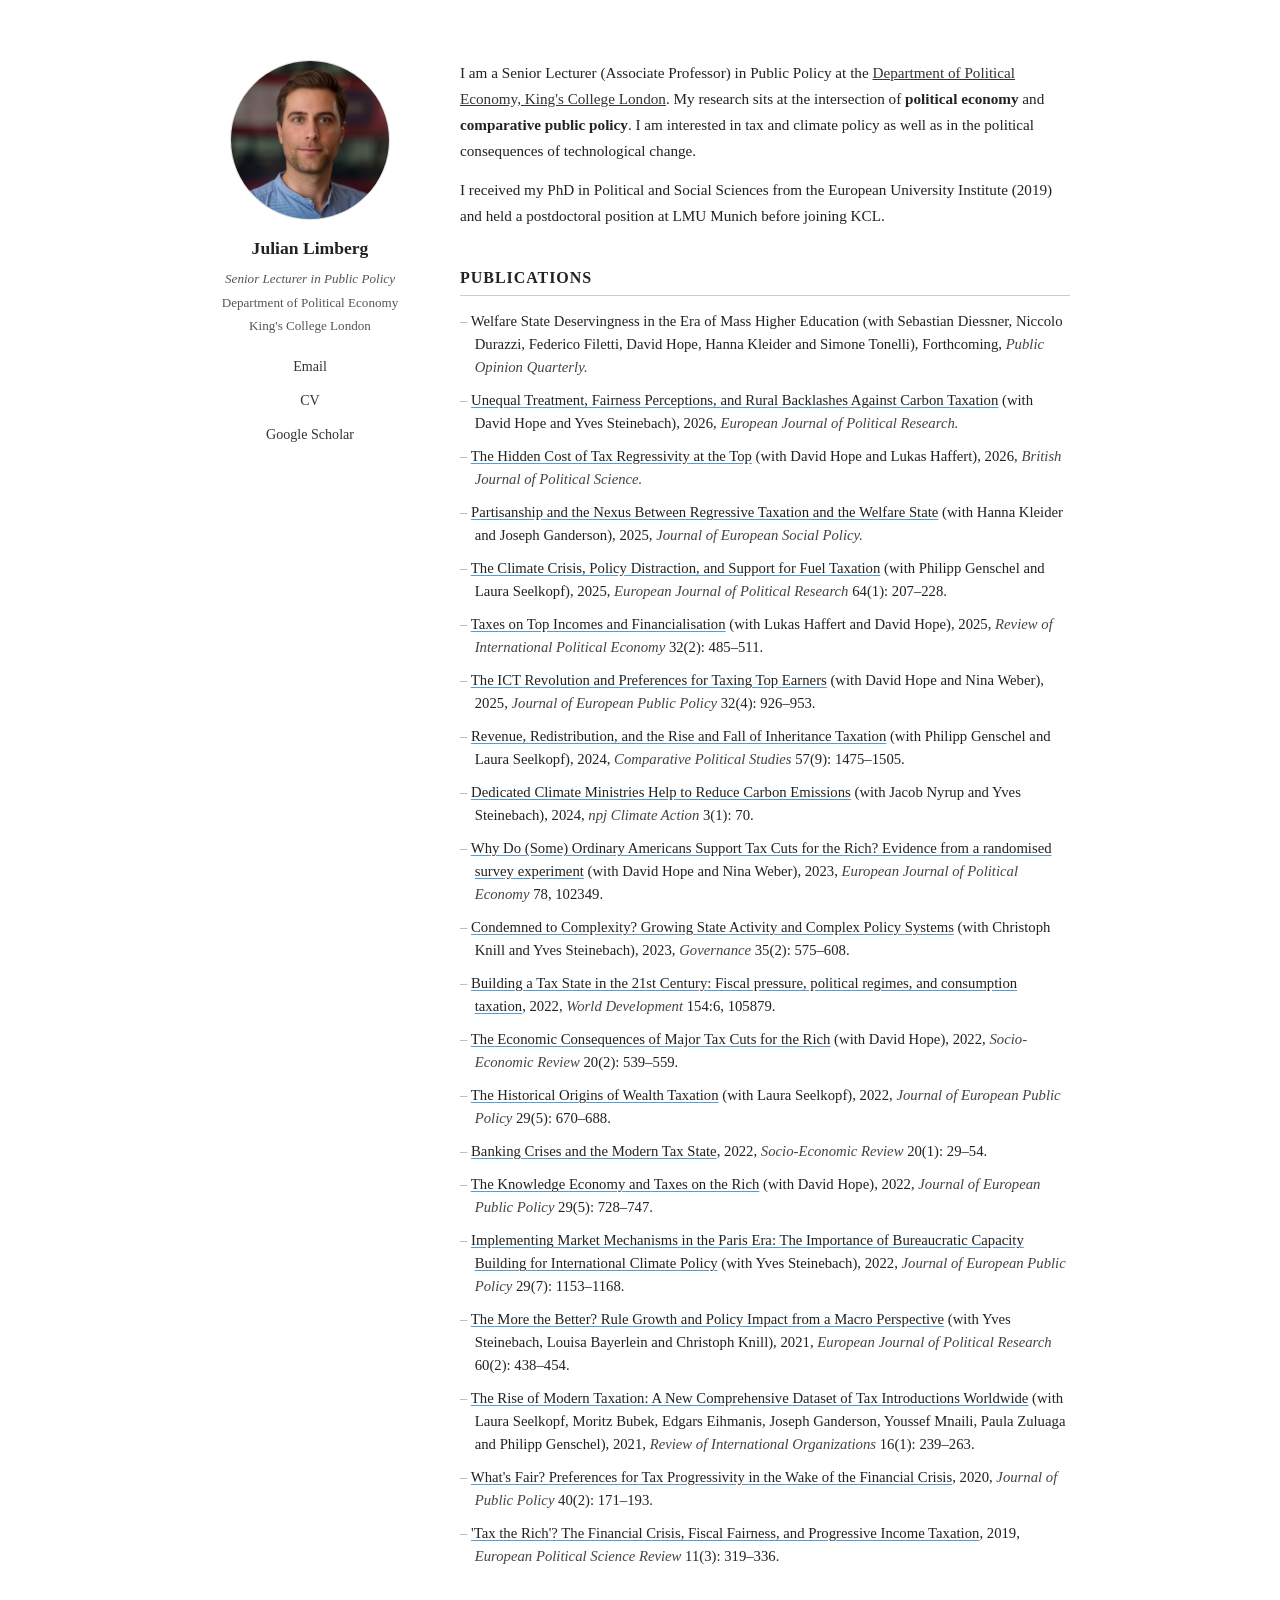
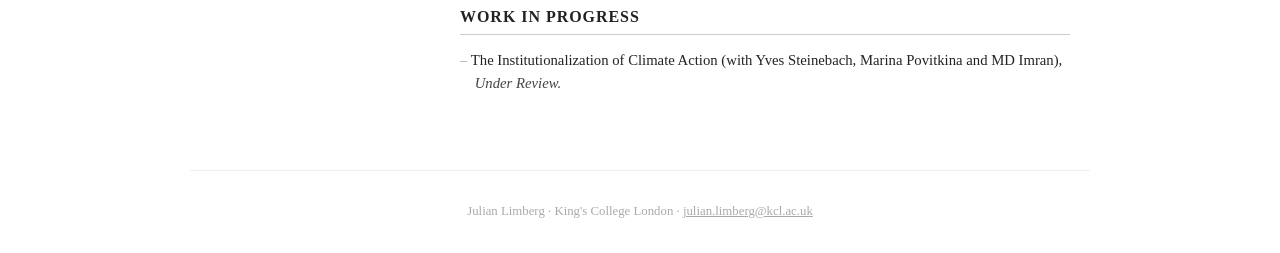
<file: index.html>
<!DOCTYPE html>
<html lang="en">
<head>
  <meta charset="UTF-8" />
  <meta name="viewport" content="width=device-width, initial-scale=1.0" />
  <meta name="google-site-verification" content="sO87vjkY9GkeBwfMhJI6XepPS-3m51NPbGXF6xJTbys" />
  <title>Julian Limberg</title>
  <meta name="description" content="Julian Limberg is a Senior Lecturer (Associate Professor) in Public Policy at the Department of Political Economy, King's College London. His research sits at the intersection of political economy and comparative public policy, focusing on tax and climate policy and the political consequences of technological change." />
  <meta name="author" content="Julian Limberg" />
  <meta name="keywords" content="Julian Limberg, King's College London, KCL, political economy, public policy, tax policy, climate policy, comparative politics" />
  <link rel="canonical" href="https://julian-limberg.github.io/" />

  <!-- Open Graph / Facebook / LinkedIn -->
  <meta property="og:type" content="profile" />
  <meta property="og:title" content="Julian Limberg" />
  <meta property="og:description" content="Senior Lecturer in Public Policy at the Department of Political Economy, King's College London. Research on political economy, tax policy, and climate policy." />
  <meta property="og:url" content="https://julian-limberg.github.io/" />
  <meta property="og:image" content="https://julian-limberg.github.io/Julian%20Limberg0628.JPG" />
  <meta property="profile:first_name" content="Julian" />
  <meta property="profile:last_name" content="Limberg" />

  <!-- Twitter Card -->
  <meta name="twitter:card" content="summary" />
  <meta name="twitter:title" content="Julian Limberg" />
  <meta name="twitter:description" content="Senior Lecturer in Public Policy at the Department of Political Economy, King's College London. Research on political economy, tax policy, and climate policy." />
  <meta name="twitter:image" content="https://julian-limberg.github.io/Julian%20Limberg0628.JPG" />

  <link rel="stylesheet" href="style.css" />
</head>
<body>

  <div class="page">

    <!-- ===== LEFT COLUMN ===== -->
    <aside class="sidebar">
      <img
        src="Julian Limberg0628.JPG"
        alt="Julian Limberg"
        class="photo"
      />
      <h1>Julian Limberg</h1>
      <p class="position">Senior Lecturer in Public Policy</p>
      <p class="institution">Department of Political Economy<br>King's College London</p>

      <nav>
        <a href="mailto:julian.limberg@kcl.ac.uk">Email</a>
        <a href="Limberg_CV_2026_05.pdf">CV</a>
        <a href="https://scholar.google.com/citations?user=rmLYTsMAAAAJ&hl=de" target="_blank">Google Scholar</a>
      </nav>
    </aside>

    <!-- ===== MAIN CONTENT ===== -->
    <main>

      <section id="about">
        <p>
          I am a Senior Lecturer (Associate Professor) in Public Policy at the
          <a href="https://www.kcl.ac.uk/political-economy" target="_blank">Department of Political Economy,
          King's College London</a>. My research sits at the intersection of
          <strong>political economy</strong> and <strong>comparative public policy</strong>. I am interested in tax and climate policy as well as in the political consequences of technological change.
        </p>
        <p>
          I received my PhD in Political and Social Sciences from the
          European University Institute (2019) and held a postdoctoral position at LMU Munich
          before joining KCL.
        </p>
      </section>

      <section id="publications">
        <h2>Publications</h2>

        <ul>
          <li>
            Welfare State Deservingness in the Era of Mass Higher Education
            (with Sebastian Diessner, Niccolo Durazzi, Federico Filetti, David Hope, Hanna Kleider and Simone Tonelli), Forthcoming, <em>Public Opinion Quarterly.</em>
          </li>
          <li>
            <a href="https://doi.org/10.1017/S1475676526101054" target="_blank">Unequal Treatment, Fairness Perceptions, and Rural Backlashes Against Carbon Taxation</a>
            (with David Hope and Yves Steinebach), 2026, <em>European Journal of Political Research.</em>
          </li>
          <li>
            <a href="https://doi.org/10.1017/S0007123425101269" target="_blank">The Hidden Cost of Tax Regressivity at the Top</a> (with David Hope and Lukas Haffert), 2026, <em>British Journal of Political Science.</em>
          </li>
          <li>
            <a href="https://doi.org/10.1177/09589287251396387" target="_blank">Partisanship and the Nexus Between Regressive Taxation and the Welfare State</a>
            (with Hanna Kleider and Joseph Ganderson), 2025, <em>Journal of European Social Policy.</em>
          </li>
          <li>
            <a href="https://doi.org/10.1111/1475-6765.12687" target="_blank">The Climate Crisis, Policy Distraction, and Support for Fuel Taxation</a>
            (with Philipp Genschel and Laura Seelkopf), 2025, <em>European Journal of Political Research</em> 64(1): 207–228.
          </li>
          <li>
            <a href="https://doi.org/10.1080/09692290.2024.2442698" target="_blank">Taxes on Top Incomes and Financialisation</a>
            (with Lukas Haffert and David Hope), 2025, <em>Review of International Political Economy</em> 32(2): 485–511.
          </li>
          <li>
            <a href="https://doi.org/10.1080/13501763.2024.2327536" target="_blank">The ICT Revolution and Preferences for Taxing Top Earners</a>
            (with David Hope and Nina Weber), 2025, <em>Journal of European Public Policy</em> 32(4): 926–953.
          </li>
          <li>
            <a href="https://doi.org/10.1177/00104140231194065" target="_blank">Revenue, Redistribution, and the Rise and Fall of Inheritance Taxation</a>
            (with Philipp Genschel and Laura Seelkopf), 2024, <em>Comparative Political Studies</em> 57(9): 1475–1505.
          </li>
          <li>
            <a href="https://doi.org/10.1038/s44168-024-00147-9" target="_blank">Dedicated Climate Ministries Help to Reduce Carbon Emissions</a>
            (with Jacob Nyrup and Yves Steinebach), 2024, <em>npj Climate Action</em> 3(1): 70.
          </li>
          <li>
            <a href="https://doi.org/10.1016/j.ejpoleco.2022.102349" target="_blank">Why Do (Some) Ordinary Americans Support Tax Cuts for the Rich? Evidence from a randomised survey experiment</a>
            (with David Hope and Nina Weber), 2023, <em>European Journal of Political Economy</em> 78, 102349.
          </li>
          <li>
            <a href="https://doi.org/10.1111/gove.12684" target="_blank">Condemned to Complexity? Growing State Activity and Complex Policy Systems</a>
            (with Christoph Knill and Yves Steinebach), 2023, <em>Governance</em> 35(2): 575–608.
          </li>
          <li>
            <a href="https://doi.org/10.1016/j.worlddev.2022.105879" target="_blank">Building a Tax State in the 21st Century: Fiscal pressure, political regimes, and consumption taxation</a>, 2022, <em>World Development</em> 154:6, 105879.
          </li>
          <li>
            <a href="https://doi.org/10.1093/ser/mwab061" target="_blank">The Economic Consequences of Major Tax Cuts for the Rich</a>
            (with David Hope), 2022, <em>Socio-Economic Review</em> 20(2): 539–559.
          </li>
          <li>
            <a href="https://doi.org/10.1080/13501763.2021.1992486" target="_blank">The Historical Origins of Wealth Taxation</a>
            (with Laura Seelkopf), 2022, <em>Journal of European Public Policy</em> 29(5): 670–688.
          </li>
          <li>
            <a href="https://doi.org/10.1093/ser/mwz055" target="_blank">Banking Crises and the Modern Tax State</a>, 2022, <em>Socio-Economic Review</em> 20(1): 29–54.
          </li>
          <li>
            <a href="https://doi.org/10.1080/13501763.2021.1992483" target="_blank">The Knowledge Economy and Taxes on the Rich</a>
            (with David Hope), 2022, <em>Journal of European Public Policy</em> 29(5): 728–747.
          </li>
          <li>
            <a href="https://doi.org/10.1080/13501763.2021.1925330" target="_blank">Implementing Market Mechanisms in the Paris Era: The Importance of Bureaucratic Capacity Building for International Climate Policy</a>
            (with Yves Steinebach), 2022, <em>Journal of European Public Policy</em> 29(7): 1153–1168.
          </li>
          <li>
            <a href="https://doi.org/10.1111/1475-6765.12406" target="_blank">The More the Better? Rule Growth and Policy Impact from a Macro Perspective</a>
            (with Yves Steinebach, Louisa Bayerlein and Christoph Knill), 2021, <em>European Journal of Political Research</em> 60(2): 438–454.
          </li>
          <li>
            <a href="https://doi.org/10.1007/s11558-019-09359-9" target="_blank">The Rise of Modern Taxation: A New Comprehensive Dataset of Tax Introductions Worldwide</a>
            (with Laura Seelkopf, Moritz Bubek, Edgars Eihmanis, Joseph Ganderson, Youssef Mnaili, Paula Zuluaga and Philipp Genschel), 2021, <em>Review of International Organizations</em> 16(1): 239–263.
          </li>
          <li>
            <a href="https://doi.org/10.1017/S0143814X18000430" target="_blank">What's Fair? Preferences for Tax Progressivity in the Wake of the Financial Crisis</a>, 2020, <em>Journal of Public Policy</em> 40(2): 171–193.
          </li>
          <li>
            <a href="https://doi.org/10.1017/S1755773919000183" target="_blank">'Tax the Rich'? The Financial Crisis, Fiscal Fairness, and Progressive Income Taxation</a>, 2019, <em>European Political Science Review</em> 11(3): 319–336.
          </li>
        </ul>
      </section>

      <section id="working-papers">
        <h2>Work in Progress</h2>
        <ul>
          <li>
            The Institutionalization of Climate Action
            (with Yves Steinebach, Marina Povitkina and MD Imran), <em>Under Review.</em>
          </li>
        </ul>
      </section>

    </main>
  </div>

  <footer>
    <p>Julian Limberg &middot; King's College London &middot;
      <a href="mailto:julian.limberg@kcl.ac.uk">julian.limberg@kcl.ac.uk</a>
    </p>
  </footer>

</body>
</html>
</file>
<file: style.css>
/* =====================================================
   Julian Limberg – Simple Academic Website
   ===================================================== */

* { box-sizing: border-box; margin: 0; padding: 0; }

body {
  font-family: Georgia, 'Times New Roman', serif;
  font-size: 15px;
  line-height: 1.7;
  color: #222;
  background: #fff;
}

a { color: #333; text-decoration: underline; }
a:hover { color: #000; }

/* ---- Two-column layout ---- */
.page {
  display: flex;
  align-items: flex-start;
  max-width: 900px;
  margin: 60px auto 40px;
  padding: 0 20px;
  gap: 50px;
}

/* ---- Sidebar (left) ---- */
.sidebar {
  width: 200px;
  flex-shrink: 0;
  position: sticky;
  top: 40px;
  text-align: center;
}

.photo {
  width: 160px;
  height: 160px;
  object-fit: cover;
  object-position: center 30%;
  border-radius: 50%;
  display: block;
  margin: 0 auto 14px;
  border: 1px solid #ddd;
}

.sidebar h1 {
  font-size: 1.1rem;
  font-weight: bold;
  margin-bottom: 4px;
}

.position {
  font-size: 0.82rem;
  color: #555;
  margin-bottom: 2px;
  font-style: italic;
}

.institution {
  font-size: 0.82rem;
  color: #555;
  margin-bottom: 16px;
}

.sidebar nav {
  display: flex;
  flex-direction: column;
  gap: 5px;
  margin-top: 12px;
}

.sidebar nav a {
  font-size: 0.88rem;
  color: #333;
  text-decoration: none;
  padding: 2px 0;
  border-bottom: 1px solid transparent;
}

.sidebar nav a:hover {
  border-bottom-color: #333;
}

/* ---- Main content (right) ---- */
main {
  flex: 1;
  min-width: 0;
}

section {
  margin-bottom: 2.2rem;
}

section p {
  margin-bottom: 0.85rem;
  font-size: 0.95rem;
}

h2 {
  font-size: 1rem;
  font-weight: bold;
  text-transform: uppercase;
  letter-spacing: 0.06em;
  border-bottom: 1px solid #ccc;
  padding-bottom: 4px;
  margin-bottom: 0.9rem;
  color: #222;
}

ul {
  list-style: none;
  padding: 0;
  display: flex;
  flex-direction: column;
  gap: 0.65rem;
}

li {
  font-size: 0.92rem;
  line-height: 1.55;
  padding-left: 1em;
  text-indent: -1em;
}

li::before {
  content: "–  ";
  color: #aaa;
}

em { font-style: italic; color: #444; }
strong { font-weight: bold; }

/* ---- Publication / WIP links ---- */
#publications a, #working-papers a {
  color: inherit;
  text-decoration: underline;
  text-decoration-color: #5b9bd5;
  text-underline-offset: 2px;
}
#publications a:hover, #working-papers a:hover {
  text-decoration: none;
}

/* ---- Footer ---- */
footer {
  text-align: center;
  font-size: 0.8rem;
  color: #aaa;
  padding: 30px 20px;
  border-top: 1px solid #eee;
  max-width: 900px;
  margin: 0 auto;
}

footer a { color: #aaa; }
footer a:hover { color: #555; }

/* ---- Responsive ---- */
@media (max-width: 640px) {
  .page {
    flex-direction: column;
    margin-top: 30px;
    gap: 30px;
  }
  .sidebar {
    width: 100%;
    position: static;
  }
  .photo {
    width: 130px;
    height: 130px;
  }
}
</file>
